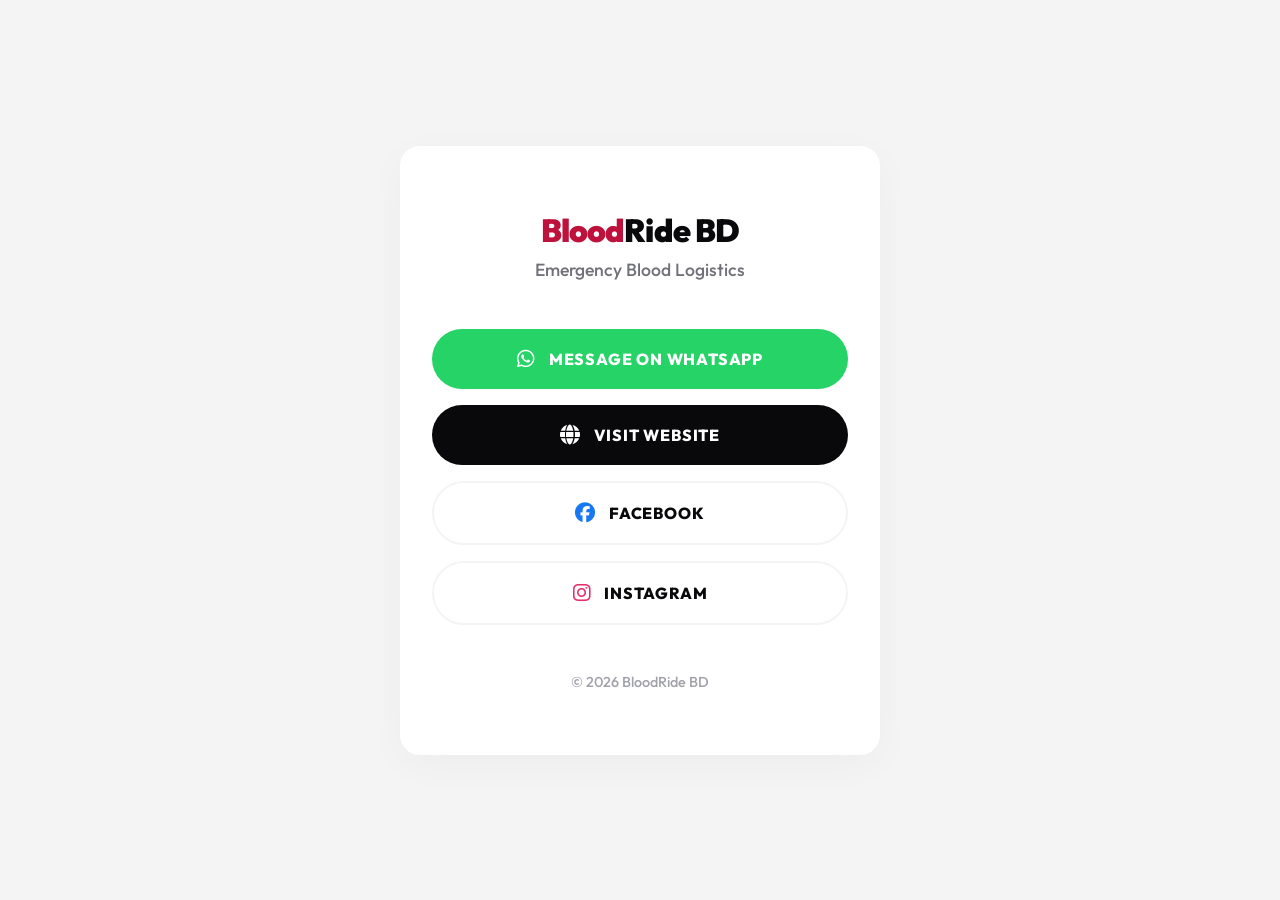
<file: links/index.html>
<!DOCTYPE html>
<html lang="en">
<head>
    <meta charset="UTF-8">
    <meta name="viewport" content="width=device-width, initial-scale=1.0">
    <meta name="robots" content="noindex, nofollow">
    <title>BloodRide BD | Quick Links</title>
    
    <link rel="preconnect" href="https://fonts.googleapis.com">
    <link rel="preconnect" href="https://fonts.gstatic.com" crossorigin>
    <link href="https://fonts.googleapis.com/css2?family=Outfit:wght@300;400;500;700;900&display=swap" rel="stylesheet">
    <link rel="stylesheet" href="https://cdnjs.cloudflare.com/ajax/libs/font-awesome/6.4.0/css/all.min.css">
    
    <!-- Import Main Website Styles -->
    <link rel="stylesheet" href="../style.css?v=2">
    
    <style>
        /* Minimal specific overrides for links page layout */
        body {
            background-color: var(--gray);
            display: flex;
            flex-direction: column;
            justify-content: center;
            align-items: center;
            min-height: 100vh;
            padding: 2rem 1rem;
        }

        .links-wrapper {
            width: 100%;
            max-width: 480px;
            background-color: var(--white);
            padding: 4rem 2rem;
            border-radius: 20px;
            box-shadow: 0 10px 40px rgba(0,0,0,0.03);
            text-align: center;
        }
        
        .header-logo-container {
            margin-bottom: 3rem;
        }
        
        .links-logo {
            font-size: 2rem;
            font-weight: 900;
            letter-spacing: -0.03em;
            display: flex;
            justify-content: center;
            align-items: center;
            gap: 0.5rem;
            color: var(--black);
            margin-bottom: 0.5rem;
        }
        
        .links-sub {
            font-size: 1.1rem;
            color: var(--dark-gray);
            font-weight: 500;
        }

        .link-stack {
            display: flex;
            flex-direction: column;
            gap: 1rem;
        }
        
        /* Override btn-large specifically for links page */
        .btn-link {
            display: flex;
            align-items: center;
            justify-content: center;
            gap: 0.8rem;
            width: 100%;
            text-decoration: none;
            /* Extra specific overriding just in case */
            padding: 1.25rem 1rem;
            font-size: 1rem;
        }
        
        .btn-link i {
            font-size: 1.25rem;
        }
        
        /* Custom Colors */
        .btn-whatsapp {
            background-color: #25D366;
            color: var(--white);
        }
        .btn-whatsapp:hover {
            background-color: #20bd5a;
        }
        
        .btn-social {
            background-color: var(--white);
            color: var(--black);
            border: 2px solid var(--gray);
        }
        .btn-social:hover {
            background-color: var(--gray);
            border-color: #e5e7eb;
        }
        
        .footer-text {
            margin-top: 3rem;
            font-size: 0.9rem;
            color: #a1a1aa;
            font-weight: 500;
        }
    </style>
</head>
<body>

    <main class="links-wrapper">
        <div class="header-logo-container">
            <div class="links-logo"><span><span class="text-red">Blood</span>Ride BD</span></div>
            <p class="links-sub">Emergency Blood Logistics</p>
        </div>

        <div class="link-stack">
            <!-- 1. WhatsApp (Primary Highlight) -->
            <a href="https://wa.me/8801626332332" class="btn-large btn-link btn-whatsapp" target="_blank" rel="noopener noreferrer">
                <i class="fa-brands fa-whatsapp"></i> MESSAGE ON WHATSAPP
            </a>

            <!-- 2. Main Website -->
            <a href="https://bloodridebd.com" class="btn-large btn-link bg-black text-white">
                <i class="fa-solid fa-globe"></i> VISIT WEBSITE
            </a>

            <!-- 3. Facebook -->
            <a href="https://www.facebook.com/share/17ju8tNsB8/" class="btn-large btn-link btn-social" target="_blank" rel="noopener noreferrer">
                <i class="fa-brands fa-facebook" style="color: #1877F2;"></i> FACEBOOK
            </a>

            <!-- 4. Instagram -->
            <a href="https://www.instagram.com/bloodride_bangladesh" class="btn-large btn-link btn-social" target="_blank" rel="noopener noreferrer">
                <i class="fa-brands fa-instagram" style="color: #E1306C;"></i> INSTAGRAM
            </a>
        </div>
        
        <div class="footer-text">
            &copy; 2026 BloodRide BD
        </div>
    </main>

</body>
</html>
</file>
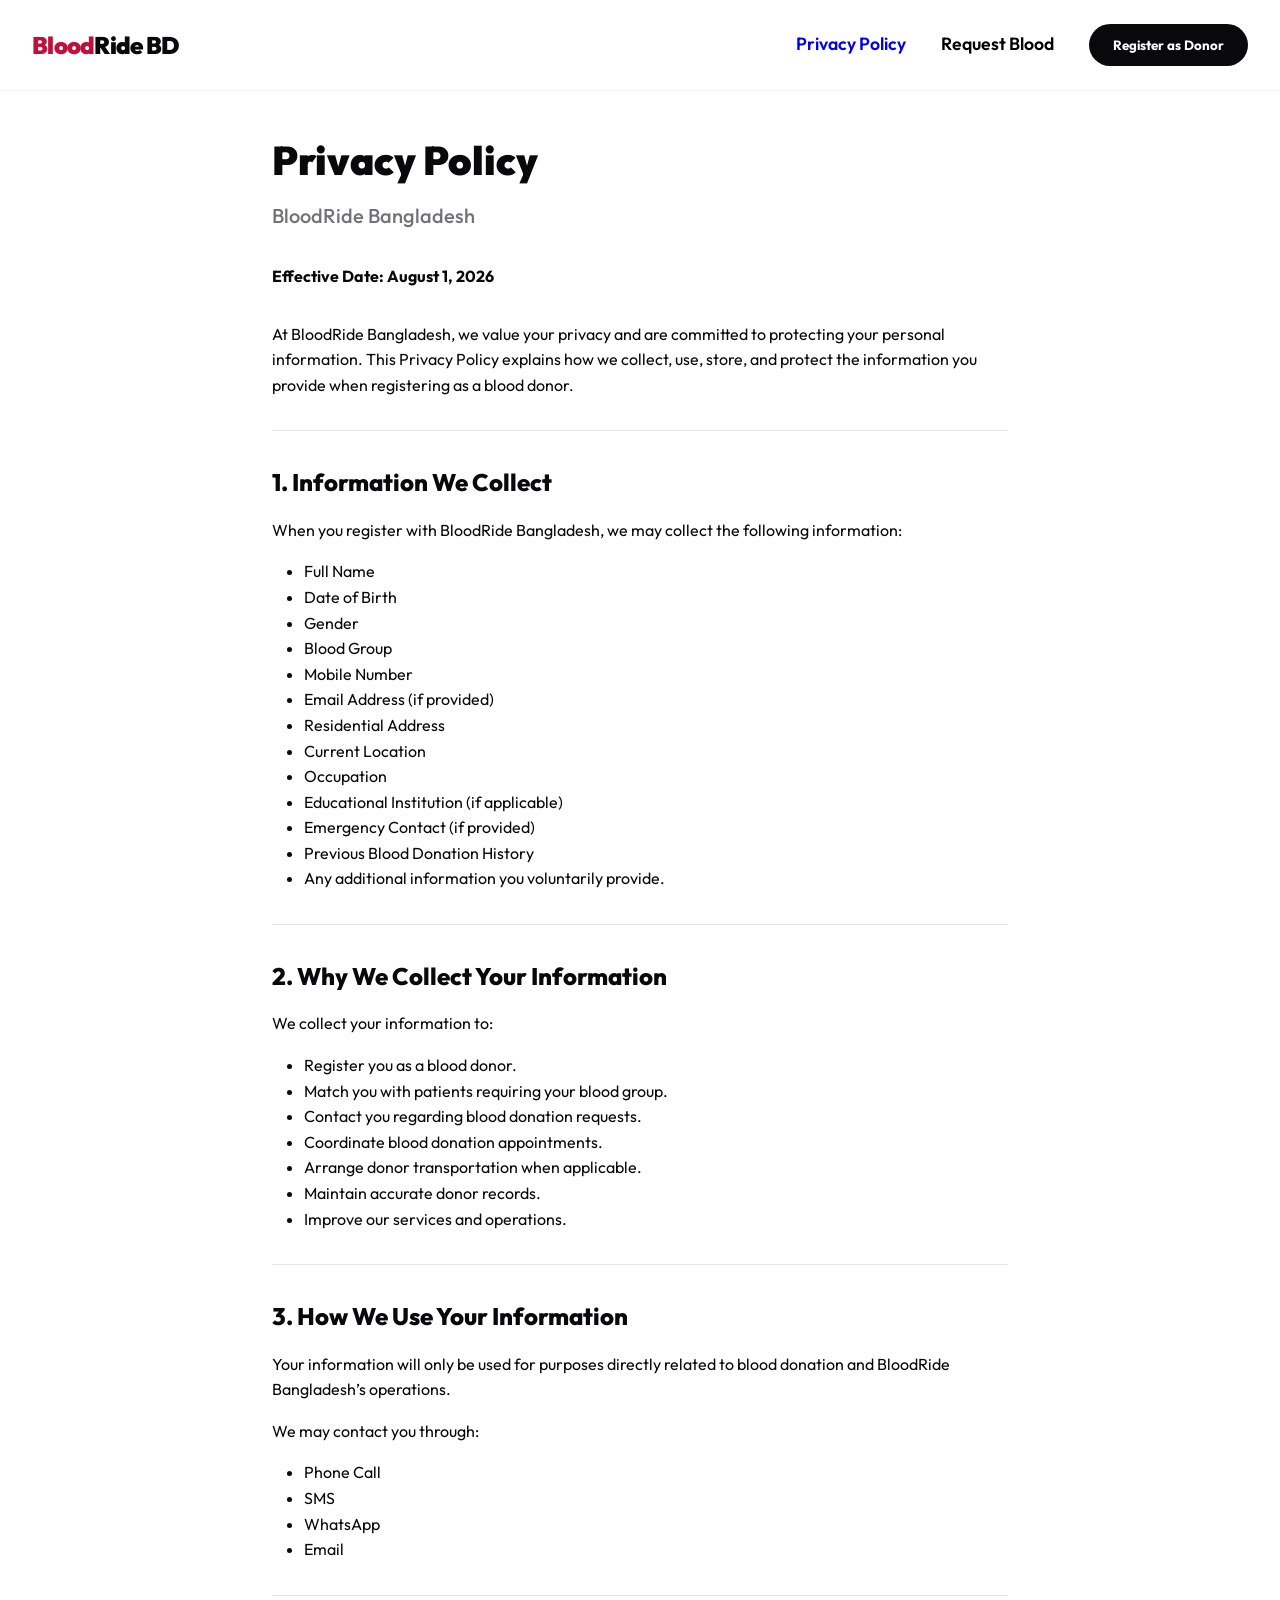
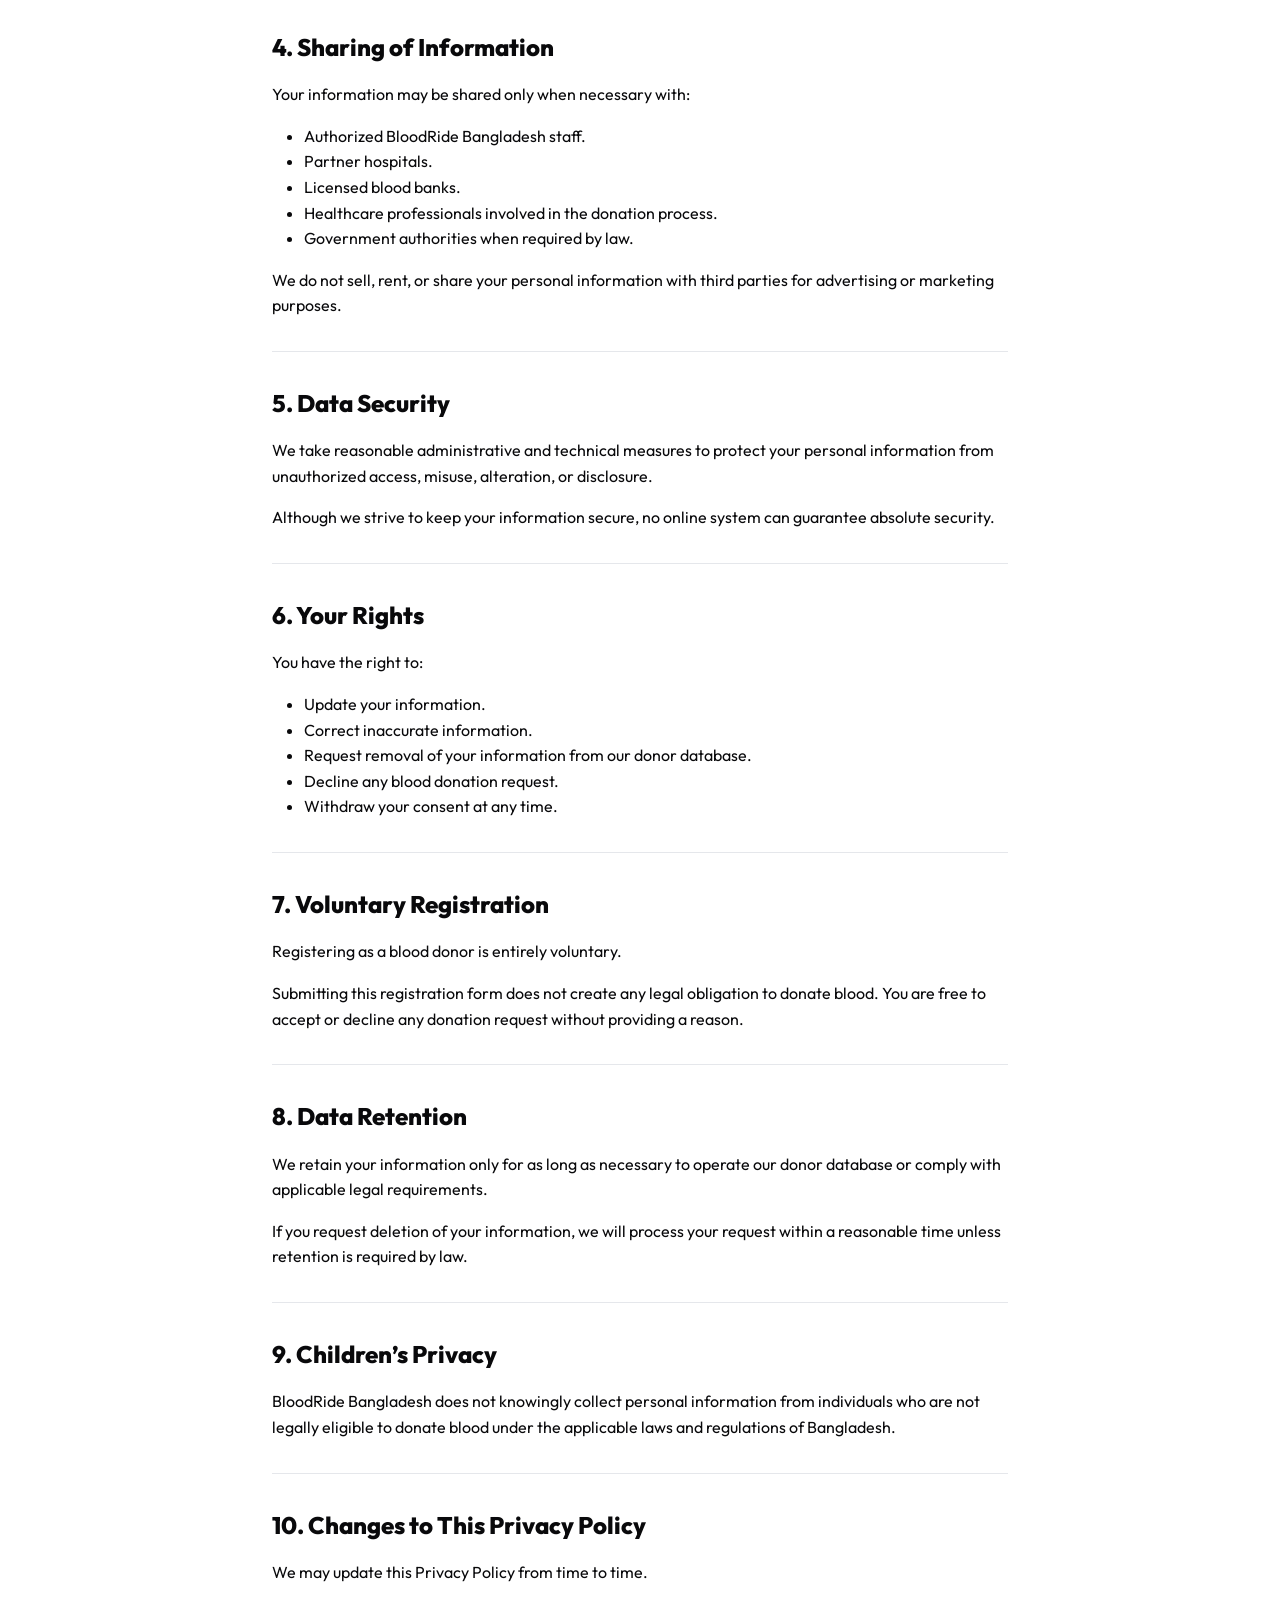
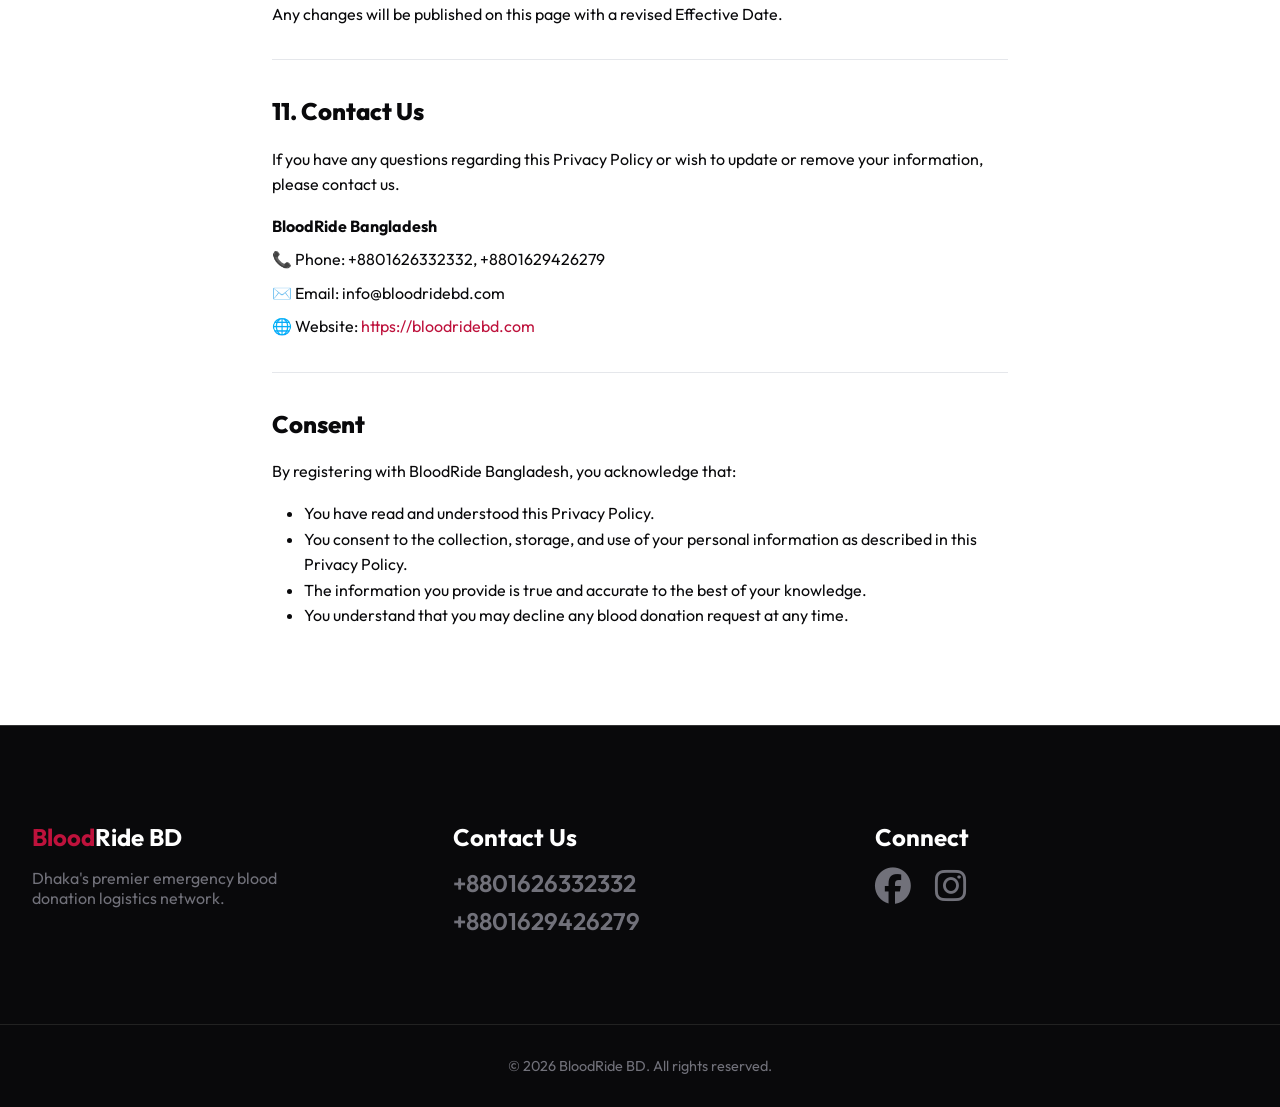
<file: privacy-policy.html>
<!DOCTYPE html>
<html lang="en">
<head>
    <meta charset="UTF-8">
    <meta name="viewport" content="width=device-width, initial-scale=1.0">
    <title>Privacy Policy - BloodRide BD</title>
    <meta name="description" content="Privacy Policy of BloodRide BD. We value your privacy and are committed to protecting your personal information.">
    <link rel="canonical" href="https://bloodridebd.com/privacy-policy" />
    
    <link rel="preconnect" href="https://fonts.googleapis.com">
    <link rel="preconnect" href="https://fonts.gstatic.com" crossorigin>
    <link href="https://fonts.googleapis.com/css2?family=Outfit:wght@300;400;500;700;900&display=swap" rel="stylesheet">
    
    <link rel="stylesheet" href="https://cdnjs.cloudflare.com/ajax/libs/font-awesome/6.4.0/css/all.min.css">
    
    <link rel="stylesheet" href="style.css?v=2">
</head>
<body>
    <header class="header">
        <div class="logo"><a href="/" style="text-decoration: none; color: inherit;"><span><span class="text-red">Blood</span>Ride BD</span></a></div>
        <button class="hamburger" id="hamburger-btn" aria-label="Toggle Navigation">
            <i class="fa-solid fa-bars"></i>
        </button>
        <div class="nav-actions" id="nav-menu">
            <a href="/privacy-policy" class="nav-link" style="text-decoration: none;">Privacy Policy</a>
            <button class="nav-link" onclick="window.location.href='/'">Request Blood</button>
            <button class="btn-primary" onclick="window.location.href='/'">Register as Donor</button>
        </div>
    </header>

    <main class="privacy-policy-main" style="padding: 8rem 2rem 4rem 2rem; max-width: 800px; margin: 0 auto; line-height: 1.6;">
        <h1 style="font-size: 2.5rem; font-weight: 900; margin-bottom: 0.5rem;">Privacy Policy</h1>
        <p style="font-size: 1.25rem; font-weight: 500; color: var(--dark-gray); margin-bottom: 2rem;">BloodRide Bangladesh</p>
        <p style="font-weight: 700; margin-bottom: 2rem;">Effective Date: August 1, 2026</p>

        <p style="margin-bottom: 2rem;">At BloodRide Bangladesh, we value your privacy and are committed to protecting your personal information. This Privacy Policy explains how we collect, use, store, and protect the information you provide when registering as a blood donor.</p>

        <hr style="border: 0; border-top: 1px solid #e5e7eb; margin: 2rem 0;">

        <h2 style="font-size: 1.5rem; font-weight: 800; margin: 2rem 0 1rem 0;">1. Information We Collect</h2>
        <p style="margin-bottom: 1rem;">When you register with BloodRide Bangladesh, we may collect the following information:</p>
        <ul style="margin-left: 2rem; margin-bottom: 2rem; list-style-type: disc;">
            <li>Full Name</li>
            <li>Date of Birth</li>
            <li>Gender</li>
            <li>Blood Group</li>
            <li>Mobile Number</li>
            <li>Email Address (if provided)</li>
            <li>Residential Address</li>
            <li>Current Location</li>
            <li>Occupation</li>
            <li>Educational Institution (if applicable)</li>
            <li>Emergency Contact (if provided)</li>
            <li>Previous Blood Donation History</li>
            <li>Any additional information you voluntarily provide.</li>
        </ul>

        <hr style="border: 0; border-top: 1px solid #e5e7eb; margin: 2rem 0;">

        <h2 style="font-size: 1.5rem; font-weight: 800; margin: 2rem 0 1rem 0;">2. Why We Collect Your Information</h2>
        <p style="margin-bottom: 1rem;">We collect your information to:</p>
        <ul style="margin-left: 2rem; margin-bottom: 2rem; list-style-type: disc;">
            <li>Register you as a blood donor.</li>
            <li>Match you with patients requiring your blood group.</li>
            <li>Contact you regarding blood donation requests.</li>
            <li>Coordinate blood donation appointments.</li>
            <li>Arrange donor transportation when applicable.</li>
            <li>Maintain accurate donor records.</li>
            <li>Improve our services and operations.</li>
        </ul>

        <hr style="border: 0; border-top: 1px solid #e5e7eb; margin: 2rem 0;">

        <h2 style="font-size: 1.5rem; font-weight: 800; margin: 2rem 0 1rem 0;">3. How We Use Your Information</h2>
        <p style="margin-bottom: 1rem;">Your information will only be used for purposes directly related to blood donation and BloodRide Bangladesh’s operations.</p>
        <p style="margin-bottom: 1rem;">We may contact you through:</p>
        <ul style="margin-left: 2rem; margin-bottom: 2rem; list-style-type: disc;">
            <li>Phone Call</li>
            <li>SMS</li>
            <li>WhatsApp</li>
            <li>Email</li>
        </ul>

        <hr style="border: 0; border-top: 1px solid #e5e7eb; margin: 2rem 0;">

        <h2 style="font-size: 1.5rem; font-weight: 800; margin: 2rem 0 1rem 0;">4. Sharing of Information</h2>
        <p style="margin-bottom: 1rem;">Your information may be shared only when necessary with:</p>
        <ul style="margin-left: 2rem; margin-bottom: 1rem; list-style-type: disc;">
            <li>Authorized BloodRide Bangladesh staff.</li>
            <li>Partner hospitals.</li>
            <li>Licensed blood banks.</li>
            <li>Healthcare professionals involved in the donation process.</li>
            <li>Government authorities when required by law.</li>
        </ul>
        <p style="margin-bottom: 2rem;">We do not sell, rent, or share your personal information with third parties for advertising or marketing purposes.</p>

        <hr style="border: 0; border-top: 1px solid #e5e7eb; margin: 2rem 0;">

        <h2 style="font-size: 1.5rem; font-weight: 800; margin: 2rem 0 1rem 0;">5. Data Security</h2>
        <p style="margin-bottom: 1rem;">We take reasonable administrative and technical measures to protect your personal information from unauthorized access, misuse, alteration, or disclosure.</p>
        <p style="margin-bottom: 2rem;">Although we strive to keep your information secure, no online system can guarantee absolute security.</p>

        <hr style="border: 0; border-top: 1px solid #e5e7eb; margin: 2rem 0;">

        <h2 style="font-size: 1.5rem; font-weight: 800; margin: 2rem 0 1rem 0;">6. Your Rights</h2>
        <p style="margin-bottom: 1rem;">You have the right to:</p>
        <ul style="margin-left: 2rem; margin-bottom: 2rem; list-style-type: disc;">
            <li>Update your information.</li>
            <li>Correct inaccurate information.</li>
            <li>Request removal of your information from our donor database.</li>
            <li>Decline any blood donation request.</li>
            <li>Withdraw your consent at any time.</li>
        </ul>

        <hr style="border: 0; border-top: 1px solid #e5e7eb; margin: 2rem 0;">

        <h2 style="font-size: 1.5rem; font-weight: 800; margin: 2rem 0 1rem 0;">7. Voluntary Registration</h2>
        <p style="margin-bottom: 1rem;">Registering as a blood donor is entirely voluntary.</p>
        <p style="margin-bottom: 2rem;">Submitting this registration form does not create any legal obligation to donate blood. You are free to accept or decline any donation request without providing a reason.</p>

        <hr style="border: 0; border-top: 1px solid #e5e7eb; margin: 2rem 0;">

        <h2 style="font-size: 1.5rem; font-weight: 800; margin: 2rem 0 1rem 0;">8. Data Retention</h2>
        <p style="margin-bottom: 1rem;">We retain your information only for as long as necessary to operate our donor database or comply with applicable legal requirements.</p>
        <p style="margin-bottom: 2rem;">If you request deletion of your information, we will process your request within a reasonable time unless retention is required by law.</p>

        <hr style="border: 0; border-top: 1px solid #e5e7eb; margin: 2rem 0;">

        <h2 style="font-size: 1.5rem; font-weight: 800; margin: 2rem 0 1rem 0;">9. Children’s Privacy</h2>
        <p style="margin-bottom: 2rem;">BloodRide Bangladesh does not knowingly collect personal information from individuals who are not legally eligible to donate blood under the applicable laws and regulations of Bangladesh.</p>

        <hr style="border: 0; border-top: 1px solid #e5e7eb; margin: 2rem 0;">

        <h2 style="font-size: 1.5rem; font-weight: 800; margin: 2rem 0 1rem 0;">10. Changes to This Privacy Policy</h2>
        <p style="margin-bottom: 1rem;">We may update this Privacy Policy from time to time.</p>
        <p style="margin-bottom: 2rem;">Any changes will be published on this page with a revised Effective Date.</p>

        <hr style="border: 0; border-top: 1px solid #e5e7eb; margin: 2rem 0;">

        <h2 style="font-size: 1.5rem; font-weight: 800; margin: 2rem 0 1rem 0;">11. Contact Us</h2>
        <p style="margin-bottom: 1rem;">If you have any questions regarding this Privacy Policy or wish to update or remove your information, please contact us.</p>
        <p style="margin-bottom: 0.5rem;"><strong>BloodRide Bangladesh</strong></p>
        <p style="margin-bottom: 0.5rem;">📞 Phone: <a href="tel:+8801626332332" style="color: var(--black); text-decoration: none;">+8801626332332</a>, <a href="tel:+8801629426279" style="color: var(--black); text-decoration: none;">+8801629426279</a></p>
        <p style="margin-bottom: 0.5rem;">✉️ Email: info@bloodridebd.com</p>
        <p style="margin-bottom: 2rem;">🌐 Website: <a href="https://bloodridebd.com" style="color: var(--red); text-decoration: none;">https://bloodridebd.com</a></p>

        <hr style="border: 0; border-top: 1px solid #e5e7eb; margin: 2rem 0;">

        <h2 style="font-size: 1.5rem; font-weight: 800; margin: 2rem 0 1rem 0;">Consent</h2>
        <p style="margin-bottom: 1rem;">By registering with BloodRide Bangladesh, you acknowledge that:</p>
        <ul style="margin-left: 2rem; margin-bottom: 2rem; list-style-type: disc;">
            <li>You have read and understood this Privacy Policy.</li>
            <li>You consent to the collection, storage, and use of your personal information as described in this Privacy Policy.</li>
            <li>The information you provide is true and accurate to the best of your knowledge.</li>
            <li>You understand that you may decline any blood donation request at any time.</li>
        </ul>
    </main>

    <footer class="footer bg-black text-white">
        <div class="container footer-grid">
            <div class="footer-col">
                <h3 class="footer-title"><span><span class="text-red">Blood</span>Ride BD</span></h3>
                <p class="text-gray" style="margin-top: 1rem; max-width: 300px;">Dhaka's premier emergency blood donation logistics network.</p>
            </div>
            <div class="footer-col">
                <h3 class="footer-title">Contact Us</h3>
                <ul class="clean-list text-gray" style="margin-top: 1rem;">
                    <li style="margin-bottom: 0.5rem;"><a href="tel:+8801626332332" class="text-gray footer-link">+8801626332332</a></li>
                    <li><a href="tel:+8801629426279" class="text-gray footer-link">+8801629426279</a></li>
                </ul>
            </div>
            <div class="footer-col">
                <h3 class="footer-title">Connect</h3>
                <ul class="clean-list text-gray" style="margin-top: 1rem; display: flex; gap: 1.5rem;">
                    <li>
                        <a href="https://www.facebook.com/share/17ju8tNsB8/" target="_blank" class="text-gray footer-link" aria-label="Facebook">
                            <i class="fa-brands fa-facebook" style="font-size: 36px;"></i>
                        </a>
                    </li>
                    <li>
                        <a href="https://www.instagram.com/bloodride_bangladesh" target="_blank" class="text-gray footer-link" aria-label="Instagram">
                            <i class="fa-brands fa-instagram" style="font-size: 36px;"></i>
                        </a>
                    </li>
                </ul>
            </div>
        </div>
        <div class="container footer-bottom">
            <p class="text-gray">&copy; 2026 BloodRide BD. All rights reserved.</p>
        </div>
    </footer>

    <script src="script.js"></script>
</body>
</html>
</file>
<file: style.css>
/* Variables & Reset */
:root {
    --red: #BE123C; /* Darker, more professional red */
    --black: #09090b;
    --white: #ffffff;
    --gray: #f4f4f5;
    --dark-gray: #71717a;
}

* {
    margin: 0;
    padding: 0;
    box-sizing: border-box;
}

body {
    font-family: 'Outfit', sans-serif;
    background-color: var(--white);
    color: var(--black);
    -webkit-font-smoothing: antialiased;
    overflow-x: hidden;
}

/* Typography Helpers */
.text-red { color: var(--red); }
.text-white { color: var(--white); }
.text-gray { color: var(--dark-gray); }
.text-black { color: var(--black); }

.bg-black { background-color: var(--black); }
.bg-red { background-color: var(--red); }
.bg-white { background-color: var(--white); }

button, input, select {
    font-family: inherit;
    outline: none;
}

.container {
    max-width: 1400px;
    margin: 0 auto;
    width: 100%;
    padding: 0 2rem;
}

/* Buttons */
.nav-link {
    background: transparent;
    border: none;
    font-size: 1.1rem;
    font-weight: 600;
    cursor: pointer;
    margin-right: 2rem;
    transition: color 0.2s ease;
}

.nav-link:hover {
    color: var(--red);
}

.btn-primary {
    background: var(--black);
    color: var(--white);
    padding: 0.8rem 1.5rem;
    border-radius: 100px;
    font-weight: 700;
    border: none;
    cursor: pointer;
    transition: background-color 0.2s ease, transform 0.2s ease;
}

.btn-primary:hover {
    background-color: #27272a;
    transform: scale(1.05);
}

.btn-large {
    padding: 1.25rem 3rem;
    font-size: 1.1rem;
    font-weight: 800;
    text-transform: uppercase;
    letter-spacing: 0.05em;
    border-radius: 100px;
    border: none;
    cursor: pointer;
    transition: transform 0.2s ease, background-color 0.2s ease, opacity 0.2s ease;
}

.btn-large:hover {
    transform: scale(1.05);
}

.btn-large.bg-red:hover {
    background-color: #9F1239; /* Even darker red for hover */
}

.btn-large.bg-black:hover {
    background-color: #27272a; /* Lighter black */
}

.btn-large.bg-white:hover {
    background-color: #f4f4f5; /* Light gray */
}

/* Header */
.header {
    position: fixed;
    top: 0;
    left: 0;
    width: 100%;
    padding: 1.5rem 2rem;
    display: flex;
    justify-content: space-between;
    align-items: center;
    z-index: 50;
    background: rgba(255, 255, 255, 0.9);
    backdrop-filter: blur(10px);
    border-bottom: 1px solid var(--gray);
}

.logo {
    font-size: 1.5rem;
    font-weight: 900;
    letter-spacing: -0.03em;
    display: flex;
    align-items: center;
    gap: 0.5rem;
}

.badge {
    background: var(--red);
    color: var(--white);
    font-size: 0.7rem;
    padding: 0.2rem 0.5rem;
    border-radius: 4px;
    font-weight: 800;
}

.hamburger {
    display: none;
    background: none;
    border: none;
    font-size: 1.5rem;
    cursor: pointer;
    color: var(--black);
}

/* Hero Section */
.hero {
    min-height: 100vh;
    display: flex;
    align-items: center;
    position: relative;
    padding-top: 5rem;
    border-bottom: 1px solid var(--gray);
}

.hero-title {
    font-size: clamp(4rem, 10vw, 8rem);
    font-weight: 900;
    line-height: 0.9;
    letter-spacing: -0.04em;
    margin-bottom: 2rem;
}

.text-block {
    display: block;
}

.hero-sub {
    font-size: clamp(1.2rem, 2vw, 1.8rem);
    font-weight: 500;
    color: var(--dark-gray);
    max-width: 600px;
    margin-bottom: 3rem;
}

.cta-group {
    display: flex;
    gap: 1rem;
    flex-wrap: wrap;
}

.hero-decor {
    position: absolute;
    top: 0; right: 0; bottom: 0;
    width: 50vw;
    z-index: -1;
    pointer-events: none;
}

/* Gap Section */
.gap-section {
    padding: 8rem 0;
    background: var(--gray);
}

.section-label {
    font-size: 1rem;
    font-weight: 800;
    color: var(--red);
    letter-spacing: 0.1em;
    margin-bottom: 1rem;
}

.gap-statement {
    font-size: clamp(2rem, 4vw, 4rem);
    font-weight: 700;
    line-height: 1.1;
    letter-spacing: -0.02em;
    max-width: 1000px;
}

/* Modern Card Grid for Process Section */
.steps-modern-grid {
    display: grid;
    grid-template-columns: repeat(auto-fit, minmax(300px, 1fr));
    gap: 2rem;
}

.step-modern-card {
    background: #f8fafc;
    padding: 3rem;
    border: 2px solid var(--black);
    border-radius: 12px;
    position: relative;
    overflow: hidden;
    transition: transform 0.4s cubic-bezier(0.16, 1, 0.3, 1), box-shadow 0.4s cubic-bezier(0.16, 1, 0.3, 1);
    display: flex;
    flex-direction: column;
}

.step-modern-card:hover {
    transform: translateY(-8px);
    box-shadow: 12px 12px 0px 0px rgba(225, 29, 72, 0.2);
}

.step-modern-bg {
    position: absolute;
    top: 0; left: 0; right: 0; bottom: 0;
    background: var(--white);
    z-index: 1;
    transition: background 0.3s ease;
}

.step-modern-card:hover .step-modern-bg {
    background: #fff1f2; /* subtle red tint on hover */
}

.step-number-bg {
    font-size: 8rem;
    font-weight: 900;
    color: rgba(225, 29, 72, 0.05); /* very faint red */
    position: absolute;
    top: -1rem;
    right: -1rem;
    line-height: 1;
    z-index: 2;
    pointer-events: none;
    transition: color 0.3s ease;
}

.step-modern-card:hover .step-number-bg {
    color: rgba(225, 29, 72, 0.1);
}

.step-modern-icon {
    font-size: 3rem;
    color: var(--red);
    margin-bottom: 2rem;
    position: relative;
    z-index: 3;
}

.step-modern-title {
    font-size: 2rem;
    font-weight: 800;
    margin-bottom: 1rem;
    position: relative;
    z-index: 3;
}

.step-modern-desc {
    font-size: 1.125rem;
    color: var(--dark-gray);
    font-weight: 500;
    line-height: 1.6;
    position: relative;
    z-index: 3;
}

/* Staggered cards on desktop */
@media (min-width: 992px) {
    .step-card-delay-1 {
        transform: translateY(2rem);
    }
    .step-card-delay-2 {
        transform: translateY(4rem);
    }
    
    .step-card-delay-1:hover {
        transform: translateY(calc(2rem - 8px));
    }
    .step-card-delay-2:hover {
        transform: translateY(calc(4rem - 8px));
    }
}

/* Guarantees */
.guarantees {
    padding: 8rem 0;
}

.grid-2 {
    display: grid;
    grid-template-columns: 1fr;
    gap: 4rem;
}

@media(min-width: 900px) {
    .grid-2 { grid-template-columns: 1fr 1fr; }
}

.list-title {
    font-size: 1.5rem;
    font-weight: 800;
    margin-bottom: 2rem;
    letter-spacing: 0.05em;
}

.clean-list {
    list-style: none;
}

.clean-list li {
    font-size: 1.5rem;
    font-weight: 600;
    margin-bottom: 1.5rem;
    display: flex;
    align-items: center;
    gap: 1rem;
}

/* CTA */
.cta {
    overflow: hidden;
}

.marquee-wrapper {
    width: 100vw;
    border-bottom: 1px solid rgba(255,255,255,0.2);
    padding: 2rem 0;
    display: flex;
}

.marquee-text {
    font-size: 3rem;
    font-weight: 900;
    white-space: nowrap;
    animation: scrollMarquee 20s linear infinite;
}

@keyframes scrollMarquee {
    0% { transform: translateX(0); }
    100% { transform: translateX(-50%); }
}

.counter-number {
    font-size: clamp(6rem, 15vw, 12rem);
    font-weight: 900;
    line-height: 1;
}

.counter-total {
    font-size: clamp(1.5rem, 3vw, 2.5rem);
    font-weight: 800;
}

/* Modal */
.modal-overlay {
    position: fixed;
    top: 0; left: 0; right: 0; bottom: 0;
    background: rgba(255,255,255,0.95);
    backdrop-filter: blur(10px);
    z-index: 100;
    opacity: 0;
    pointer-events: none;
    transition: opacity 0.4s ease;
    display: flex;
    justify-content: center;
    align-items: center;
}

.modal-overlay.active {
    opacity: 1;
    pointer-events: all;
}

.modal-content {
    width: 100vw;
    height: 100vh;
    position: relative;
    overflow-y: auto;
    overflow-x: hidden;
    -webkit-overflow-scrolling: touch;
}

.close-modal {
    position: fixed;
    top: 1rem; right: 1rem;
    background: transparent;
    border: none;
    font-size: 2.5rem;
    font-weight: 300;
    cursor: pointer;
    z-index: 101;
    color: var(--black);
    background: rgba(255, 255, 255, 0.8);
    width: 50px; height: 50px;
    border-radius: 50%;
    display: flex; align-items: center; justify-content: center;
}

@media(min-width: 1024px) {
    .close-modal {
        top: 2rem; right: 3rem;
        background: transparent;
    }
}

.modal-grid {
    display: grid;
    grid-template-columns: 1fr;
    min-height: 100%;
}

@media(min-width: 1024px) {
    .modal-grid { grid-template-columns: 1fr 1.5fr; }
    .modal-left {
        position: sticky;
        top: 0;
        height: 100vh;
        overflow-y: auto;
    }
}

.modal-left {
    padding: 4rem;
    display: flex;
    flex-direction: column;
    justify-content: center;
}

.modal-headline {
    font-size: clamp(2.5rem, 10vw, 6rem);
    font-weight: 900;
    line-height: 0.9;
    margin-bottom: 2rem;
    word-wrap: break-word;
    overflow-wrap: break-word;
}

.modal-sub {
    font-size: 1.5rem;
    font-weight: 500;
    color: var(--dark-gray);
}

.tab-switcher {
    display: flex;
    gap: 1rem;
    margin-top: 4rem;
}

.modal-right {
    padding: 4rem;
    display: flex;
    flex-direction: column;
    justify-content: center;
    align-items: center;
}

.flat-form {
    width: 100%;
    max-width: 500px;
    display: flex;
    flex-direction: column;
    gap: 1.5rem;
}

.flat-form input, .flat-form select {
    width: 100%;
    padding: 1.5rem;
    font-size: 1.1rem;
    font-weight: 600;
    border: 2px solid var(--black);
    background: transparent;
    transition: all 0.3s ease;
}

.flat-form input:focus, .flat-form select:focus {
    background: var(--gray);
}

/* Donor Registration Form Styles */
.flat-form.donor-form {
    max-width: 680px;
    width: 100%;
    gap: 1.5rem;
}

.flat-form.donor-form input:focus, .flat-form.donor-form select:focus {
    background: var(--white);
    border-color: var(--red);
    box-shadow: 0 0 0 4px rgba(190, 18, 60, 0.12);
    outline: none;
}

.form-section-title {
    border-bottom: 2px solid var(--black);
    padding-bottom: 0.5rem;
    margin-bottom: 0.5rem;
}

.form-section-title h3 {
    font-size: 1.4rem;
    font-weight: 900;
    text-transform: uppercase;
    letter-spacing: 0.02em;
    color: var(--black);
    margin-bottom: 0.25rem;
}

.form-section-title p {
    font-size: 0.95rem;
    color: var(--dark-gray);
    font-weight: 500;
}

.form-group {
    display: flex;
    flex-direction: column;
    gap: 0.5rem;
    width: 100%;
}

.form-group label {
    font-size: 0.95rem;
    font-weight: 700;
    color: var(--black);
    text-transform: uppercase;
    letter-spacing: 0.03em;
}

.donor-info-card {
    background: #f8fafc;
    border: 2px solid var(--black);
    border-left: 6px solid var(--red);
    padding: 1.5rem;
    margin: 0.5rem 0;
    border-radius: 4px;
    box-shadow: 0 4px 15px rgba(0, 0, 0, 0.05);
}

.info-card-header {
    display: flex;
    align-items: center;
    gap: 0.75rem;
    margin-bottom: 0.75rem;
}

.info-card-header h4 {
    font-size: 1.15rem;
    font-weight: 800;
    text-transform: uppercase;
}

.info-card-header i {
    font-size: 1.4rem;
}

.info-card-intro {
    font-weight: 700;
    font-size: 0.95rem;
    margin-bottom: 0.75rem;
}

.info-card-list {
    list-style: none;
    display: flex;
    flex-direction: column;
    gap: 0.6rem;
    margin-bottom: 1.25rem;
    padding-left: 0;
}

.info-card-list li {
    display: flex;
    align-items: flex-start;
    gap: 0.75rem;
    font-size: 0.9rem;
    font-weight: 500;
    line-height: 1.4;
}

.info-card-list li i {
    margin-top: 0.2rem;
    flex-shrink: 0;
}

.info-card-footer {
    border-top: 1px solid rgba(0,0,0,0.1);
    padding-top: 0.75rem;
    font-size: 0.85rem;
}

/* Custom Selection Pill Grids */
.selection-grid-2, .selection-grid-3, .selection-grid-4 {
    display: grid;
    gap: 0.75rem;
    width: 100%;
}

.selection-grid-2 { grid-template-columns: repeat(2, 1fr); }
.selection-grid-3 { grid-template-columns: repeat(3, 1fr); }
.selection-grid-4 { grid-template-columns: repeat(4, 1fr); }

@media(max-width: 600px) {
    .selection-grid-4 { grid-template-columns: repeat(2, 1fr); }
    .selection-grid-3 { grid-template-columns: repeat(1, 1fr); }
}

.selection-pill {
    position: relative;
    cursor: pointer;
    user-select: none;
}

.selection-pill input {
    position: absolute;
    opacity: 0;
    height: 0;
    width: 0;
    pointer-events: none;
}

.pill-content {
    display: flex;
    align-items: center;
    justify-content: center;
    gap: 0.5rem;
    padding: 0.9rem 1rem;
    border: 2px solid var(--black);
    font-weight: 700;
    font-size: 0.95rem;
    background: var(--white);
    transition: all 0.2s cubic-bezier(0.16, 1, 0.3, 1);
    text-transform: uppercase;
    text-align: center;
    height: 100%;
}

.selection-pill:hover .pill-content {
    background: #f1f5f9;
    transform: translateY(-2px);
    box-shadow: 0 3px 8px rgba(0, 0, 0, 0.08);
}

.selection-pill input:checked + .pill-content {
    background: var(--black);
    color: var(--white);
    border-color: var(--black);
    box-shadow: 0 4px 12px rgba(0, 0, 0, 0.2);
    transform: translateY(-2px);
}

/* Special styling for Blood Group Pills when selected */
.blood-pill input:checked + .pill-content {
    background: var(--red);
    color: var(--white);
    border-color: var(--red);
    box-shadow: 0 4px 15px rgba(190, 18, 60, 0.35);
    transform: translateY(-2px) scale(1.02);
}

.conditional-box {
    background: rgba(190, 18, 60, 0.03);
    border-left: 4px solid var(--red);
    padding: 1.25rem;
    animation: fadeInSlide 0.3s cubic-bezier(0.16, 1, 0.3, 1) forwards;
}

@keyframes fadeInSlide {
    from { opacity: 0; transform: translateY(-8px); }
    to { opacity: 1; transform: translateY(0); }
}

/* Declarations */
.declaration-group {
    display: flex;
    flex-direction: column;
    gap: 1rem;
    background: var(--white);
    border: 2px solid var(--black);
    padding: 1.5rem;
    box-shadow: 4px 4px 0px rgba(0,0,0,1);
}

.declaration-item {
    display: flex;
    align-items: flex-start;
    gap: 1rem;
    cursor: pointer;
    user-select: none;
    font-weight: 600;
    font-size: 0.95rem;
    line-height: 1.4;
    transition: color 0.2s ease;
}

.declaration-item input {
    position: absolute;
    opacity: 0;
    height: 0;
    width: 0;
    pointer-events: none;
}

.custom-checkbox {
    width: 24px;
    height: 24px;
    border: 2px solid var(--black);
    background: var(--white);
    display: flex;
    align-items: center;
    justify-content: center;
    flex-shrink: 0;
    transition: all 0.2s cubic-bezier(0.16, 1, 0.3, 1);
    margin-top: 0.15rem;
}

.custom-checkbox i {
    opacity: 0;
    color: var(--white);
    font-size: 0.8rem;
    transition: transform 0.2s cubic-bezier(0.16, 1, 0.3, 1), opacity 0.2s ease;
    transform: scale(0.4);
}

.declaration-item:hover .custom-checkbox {
    border-color: var(--red);
    transform: scale(1.05);
}

.declaration-item input:checked + .custom-checkbox {
    background: var(--black);
    border-color: var(--black);
    box-shadow: 0 2px 6px rgba(0, 0, 0, 0.2);
}

.declaration-item input:checked + .custom-checkbox i {
    opacity: 1;
    transform: scale(1);
}

/* Mobile Sticky CTA */
.mobile-sticky-cta {
    display: none;
    position: fixed;
    bottom: 0;
    left: 0;
    width: 100%;
    background: var(--red);
    padding: 1rem;
    z-index: 90;
    box-shadow: 0 -4px 10px rgba(0,0,0,0.1);
    transform: translateY(100%);
    transition: transform 0.3s ease;
}

.mobile-sticky-cta.visible {
    transform: translateY(0);
}

/* Mobile Responsiveness */
@media(max-width: 768px) {
    .header {
        padding: 1rem 1.5rem;
        flex-direction: row;
        align-items: center;
        justify-content: space-between;
    }

    .hamburger {
        display: block;
    }
    
    .nav-actions {
        display: none; /* Hidden on mobile by default */
        position: absolute;
        top: 100%;
        left: 0;
        width: 100%;
        background: rgba(255, 255, 255, 0.98);
        flex-direction: column;
        padding: 1rem;
        box-shadow: 0 4px 6px rgba(0,0,0,0.1);
        border-top: 1px solid var(--gray);
    }

    .nav-actions.active {
        display: flex;
    }

    .nav-actions .nav-link {
        margin-right: 0;
        margin-bottom: 1rem;
        width: 100%;
        text-align: center;
    }

    .nav-actions .btn-primary {
        width: 100%;
    }

    .mobile-sticky-cta {
        display: flex;
        gap: 0.5rem;
    }
    
    .hero {
        padding-top: 6rem;
        text-align: center;
    }

    .hero-title {
        font-size: clamp(3rem, 12vw, 4rem);
    }

    .hero-sub {
        margin: 0 auto 2rem auto;
    }

    .cta-group {
        flex-direction: column;
        width: 100%;
        gap: 1rem;
    }
    
    .btn-large {
        width: 100%;
        padding: 1.25rem 1rem; /* Prevent edge cutting on small screens */
        font-size: 1rem;
    }

    .pin-container {
        padding-bottom: 120px; /* Leave space for the sticky CTA at the bottom */
    }

    .journey-layout {
        grid-template-columns: 60px 1fr;
        gap: 1rem;
        height: 60vh;
    }
    
    .journey-svg-vertical {
        width: 100%;
        height: 100%;
        overflow: visible;
    }
    
    .step-card {
        flex-direction: column;
        gap: 0.5rem;
        padding: 1rem 0;
    }
    
    .step-card .step-num {
        font-size: 2rem;
    }
    
    .step-card h4 {
        font-size: 1.5rem;
    }
    
    .step-card p {
        font-size: 1rem;
    }

    .grid-2 {
        gap: 2rem;
    }

    .cost-transparency .container {
        text-align: center;
    }

    .modal-left, .modal-right {
        padding: 2rem 1.5rem;
    }
    
    .tab-switcher {
        flex-direction: column;
    }
    
    .tab-switcher button {
        width: 100%;
    }
}

/* Footer Styles */
.footer {
    padding: 6rem 0 2rem;
    border-top: 1px solid #333;
}

.footer-grid {
    display: grid;
    grid-template-columns: 1fr;
    gap: 3rem;
}

@media(min-width: 768px) {
    .footer-grid {
        grid-template-columns: repeat(3, 1fr);
    }
}

.footer-title {
    font-size: 1.5rem;
    font-weight: 700;
}

.footer-link {
    text-decoration: none;
    transition: color 0.3s ease;
}

.footer-link:hover {
    color: var(--white);
}

.footer-bottom {
    margin-top: 4rem;
    padding-top: 2rem;
    border-top: 1px solid #222;
    display: flex;
    justify-content: center;
    text-align: center;
    font-size: 0.9rem;
}
</file>
